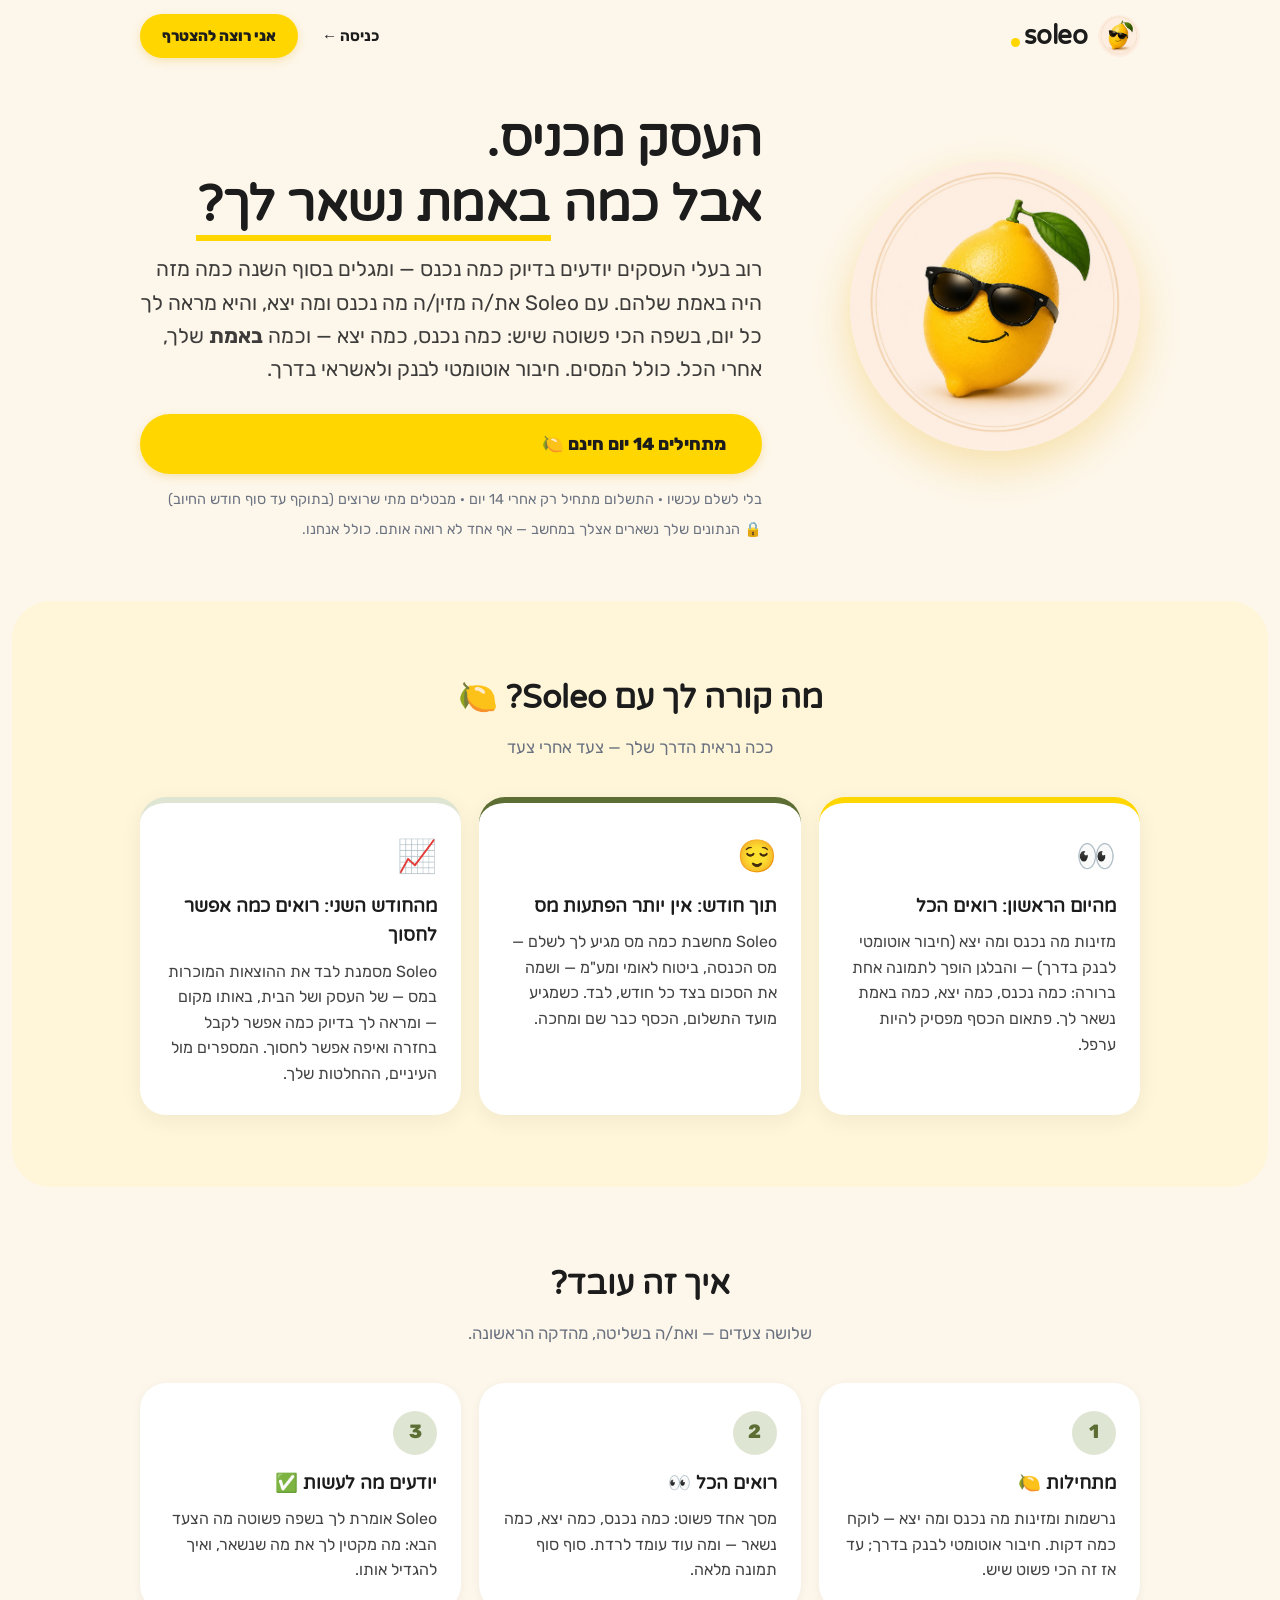
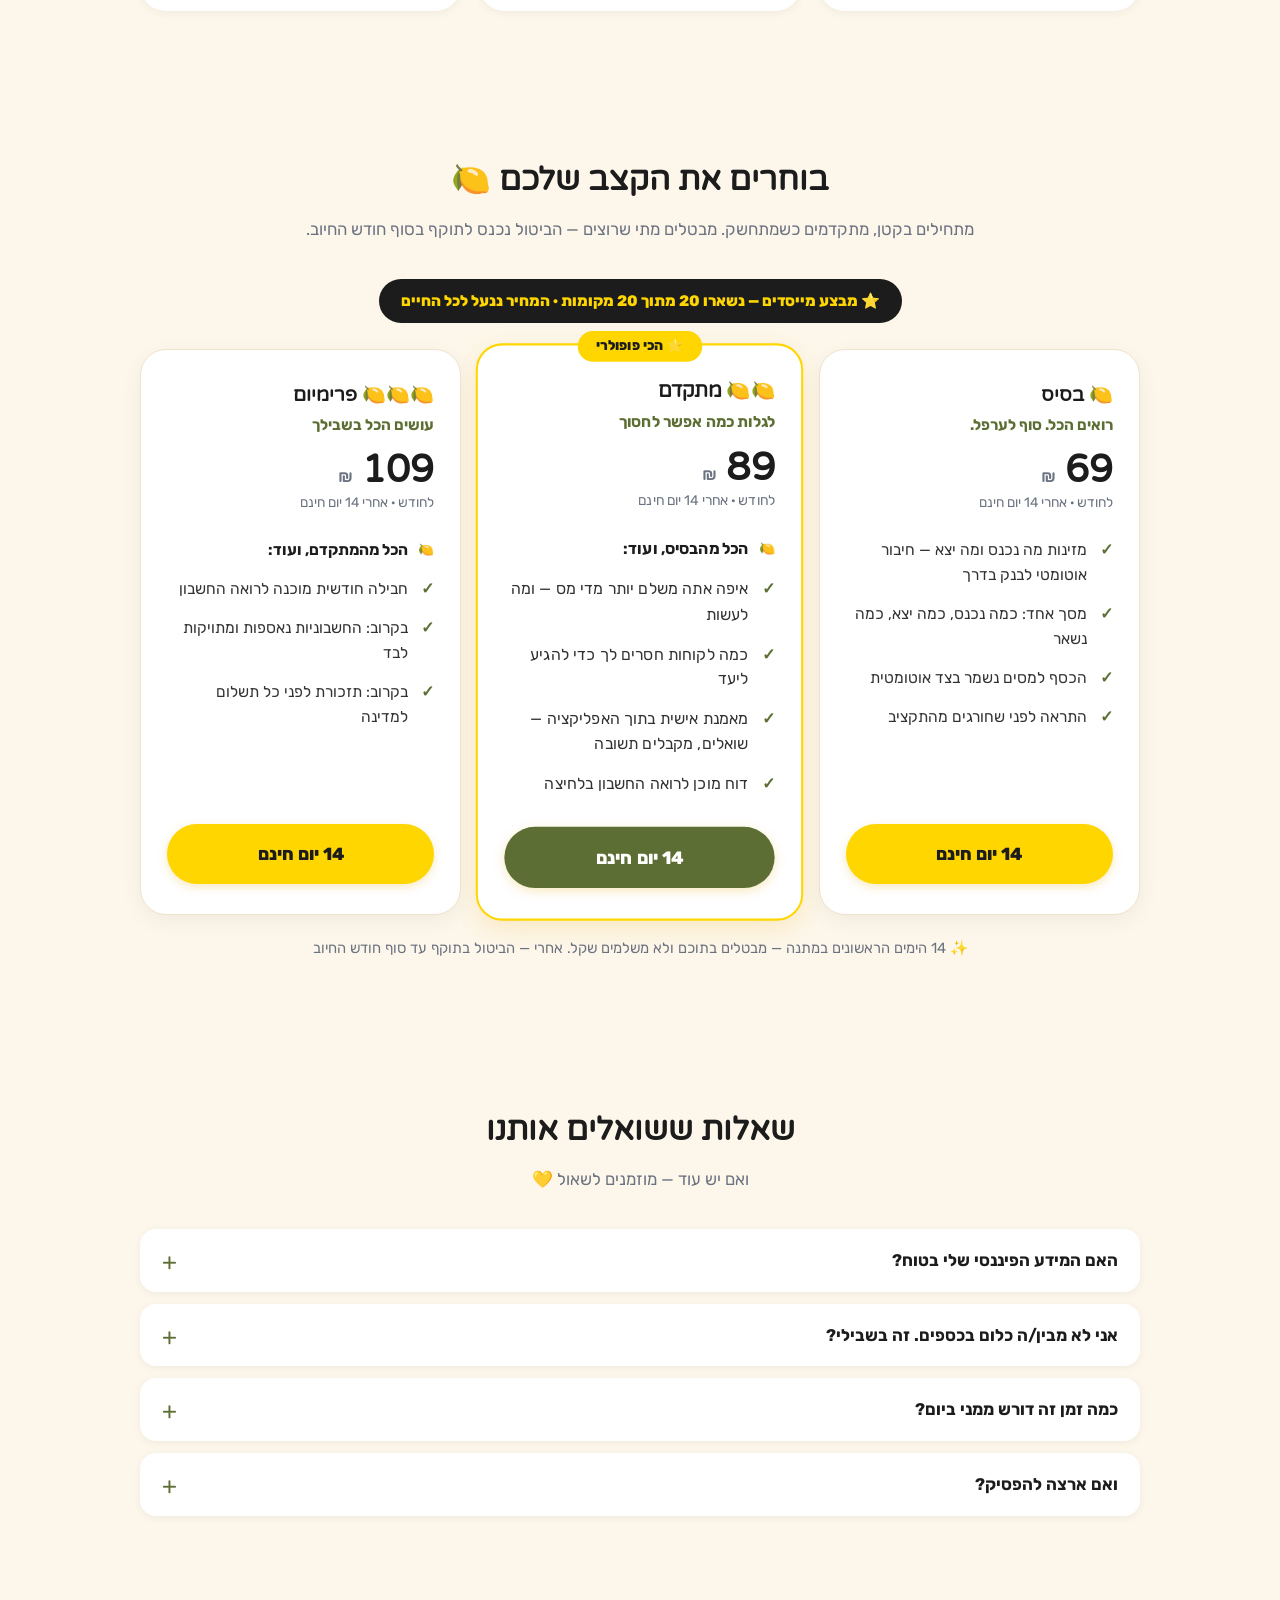
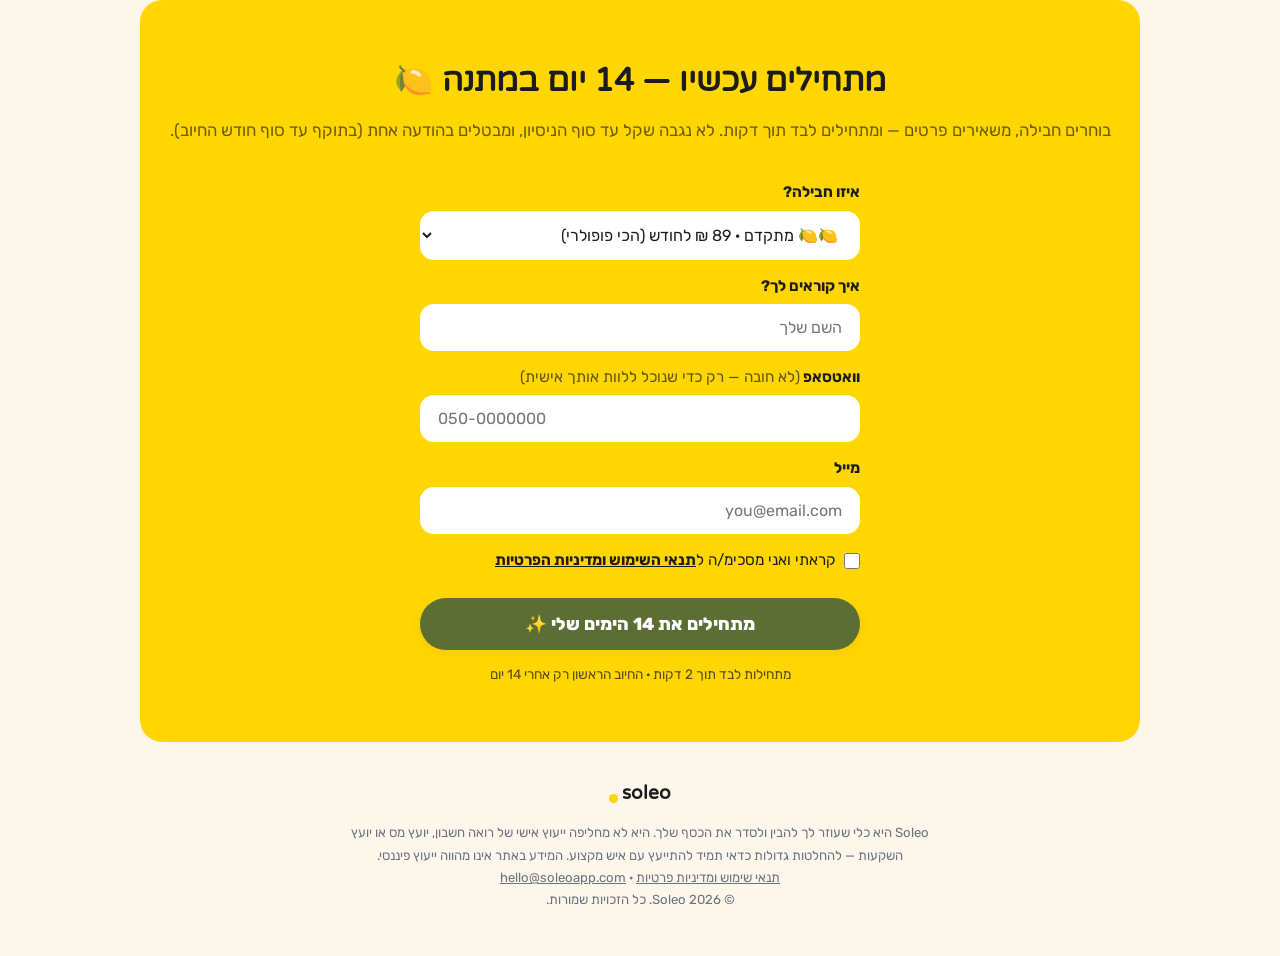
<file: index.html>
<!DOCTYPE html>
<html lang="he" dir="rtl">
<head>
<meta charset="UTF-8">
<meta name="viewport" content="width=device-width, initial-scale=1.0">
<title>Soleo · כמה באמת נשאר לך?</title>
<meta name="description" content="העסק מכניס — אבל כמה באמת נשאר לך? Soleo מראה לבעלי עסקים קטנים בישראל את הרווח האמיתי: כמה נכנס, כמה יצא, וכמה שלך. בשפה הכי פשוטה שיש.">
<link rel="icon" href="data:image/svg+xml,%3Csvg%20xmlns='http://www.w3.org/2000/svg'%20viewBox='0%200%2064%2064'%3E%3Crect%20width='64'%20height='64'%20rx='16'%20fill='%23FFD600'/%3E%3Cg%20transform='rotate(-14%2032%2036)'%3E%3Cpath%20d='M32%2013%20C22%2013%2015%2023%2015%2036%20C15%2049%2022%2057%2032%2057%20C42%2057%2049%2049%2049%2036%20C49%2023%2042%2013%2032%2013%20Z'%20fill='%23FFF9E8'/%3E%3Cpath%20d='M36%2010%20C42%203%2052%205%2055%209%20C51%2016%2041%2016%2036%2010Z'%20fill='%233F9435'/%3E%3Crect%20x='17'%20y='29'%20width='13'%20height='9'%20rx='4.5'%20fill='%231C1C1C'/%3E%3Crect%20x='34'%20y='29'%20width='13'%20height='9'%20rx='4.5'%20fill='%231C1C1C'/%3E%3Crect%20x='29'%20y='31.5'%20width='6'%20height='2.5'%20fill='%231C1C1C'/%3E%3Cpath%20d='M26%2046%20q6%205%2012%200'%20stroke='%231C1C1C'%20stroke-width='2.4'%20fill='none'%20stroke-linecap='round'/%3E%3C/g%3E%3C/svg%3E">
<link rel="preconnect" href="https://fonts.googleapis.com">
<link rel="preconnect" href="https://fonts.gstatic.com" crossorigin>
<link href="https://fonts.googleapis.com/css2?family=Varela+Round&family=Rubik:wght@400;500;700;800&display=swap" rel="stylesheet">
<style>
:root{
  --cream:#FBF0DC;
  --yellow:#FFD600;
  --ink:#1C1C1C;
  --olive:#5C6E33;
  --sage:#DFE5D3;
  --white:#FFFFFF;
  --muted:#6B7280;
  --radius:22px;
}
*{margin:0;padding:0;box-sizing:border-box}
html{scroll-behavior:smooth}
body{
  font-family:'Rubik','Heebo','Assistant',-apple-system,'Segoe UI',Arial,sans-serif;
  background:var(--cream);
  color:var(--ink);
  line-height:1.6;
  -webkit-font-smoothing:antialiased;
}
.wrap{max-width:1040px;margin:0 auto;padding:0 20px}
section{padding:56px 0}

/* ===== כפתורים ===== */
.btn{
  display:inline-block;
  background:var(--yellow);
  color:var(--ink);
  border:none;
  border-radius:999px;
  padding:16px 36px;
  font-size:1.1rem;
  font-weight:800;
  font-family:inherit;
  cursor:pointer;
  text-decoration:none;
  box-shadow:0 3px 10px rgba(232,168,0,.25);
  transition:transform .15s ease, box-shadow .15s ease;
}
.btn:hover{transform:translateY(-2px);box-shadow:0 10px 24px rgba(232,168,0,.4)}
.btn:active{transform:translateY(0)}

/* ===== טופבר ===== */
header{
  display:flex;align-items:center;justify-content:space-between;
  padding:18px 0;
}
.brand{display:flex;align-items:center;gap:10px}
.wordmark{
  font-size:1.6rem;font-weight:800;letter-spacing:-.01em;
  display:inline-flex;align-items:center;gap:4px;
}
.wordmark .dot{
  width:9px;height:9px;border-radius:50%;
  background:var(--yellow);display:inline-block;margin-top:12px;
}
header .btn{padding:10px 22px;font-size:.95rem}

/* ===== הירו ===== */
.hero{text-align:center;padding:44px 0 64px}
.hero .lemon{margin-bottom:18px}
h1,h2,h3,.wordmark,.pname,.price{font-family:'Varela Round','Rubik','Heebo',sans-serif}
.hero h1{
  font-size:2.1rem;font-weight:800;line-height:1.3;
  letter-spacing:-.01em;margin-bottom:16px;
}
.hero h1 .hl{
  background:linear-gradient(transparent 58%, var(--yellow) 58%);
  padding:0 4px;border-radius:4px;
}
.hero p{
  font-size:1.15rem;color:var(--ink);max-width:560px;
  margin:0 auto 30px;opacity:.85;
}
.hero .tiny{font-size:.9rem;color:var(--muted);margin-top:14px}

/* ===== כאבים ===== */
.pains{background:var(--sage);border-radius:var(--radius) var(--radius) 0 0}
h2{font-size:1.6rem;font-weight:800;text-align:center;margin-bottom:10px}
.sect-sub{text-align:center;color:var(--muted);margin-bottom:36px;font-size:1.05rem}
.cards{display:grid;grid-template-columns:1fr;gap:18px}
.card{
  background:var(--white);border-radius:var(--radius);
  padding:28px 24px;box-shadow:0 2px 10px rgba(28,28,28,.05);
}
.card .emoji{font-size:2rem;display:block;margin-bottom:10px}
.card h3{font-size:1.15rem;font-weight:800;margin-bottom:8px}
.card p{color:#444;font-size:1rem}

/* ===== איך זה עובד ===== */
.steps{counter-reset:step}
.step{
  background:var(--white);border-radius:var(--radius);
  padding:28px 24px;position:relative;
  box-shadow:0 2px 10px rgba(28,28,28,.05);
}
.step .num{
  width:44px;height:44px;border-radius:50%;
  background:var(--yellow);color:var(--ink);
  display:flex;align-items:center;justify-content:center;
  font-weight:800;font-size:1.2rem;margin-bottom:14px;
}
.step h3{font-size:1.15rem;font-weight:800;margin-bottom:8px}
.step p{color:#444}

/* ===== חבילות ===== */
.plans{background:var(--sage)}
.plan{
  background:var(--white);border-radius:var(--radius);
  padding:30px 26px;display:flex;flex-direction:column;
  box-shadow:0 2px 10px rgba(28,28,28,.05);
  position:relative;border:2px solid transparent;
}
.plan.popular{border-color:var(--yellow);box-shadow:0 8px 26px rgba(232,168,0,.18)}
.plan .badge{
  position:absolute;top:-14px;right:50%;transform:translateX(50%);
  background:var(--yellow);color:var(--ink);
  border-radius:999px;padding:4px 18px;
  font-size:.85rem;font-weight:800;white-space:nowrap;
}
.plan .pname{font-size:1.2rem;font-weight:800;margin-bottom:2px}
.plan .ptag{color:var(--olive);font-weight:700;font-size:.95rem;margin-bottom:14px}
.plan .price{font-size:2.4rem;font-weight:800;line-height:1;margin-bottom:2px}
.plan .price small{font-size:1rem;font-weight:600;color:var(--muted)}
.plan .per{color:var(--muted);font-size:.85rem;margin-bottom:18px}
.plan ul{list-style:none;margin-bottom:22px;flex:1}
.plan li{
  padding:7px 26px 7px 0;position:relative;font-size:.97rem;color:#333;
}
.plan li::before{
  content:'✓';position:absolute;right:0;top:7px;
  color:var(--olive);font-weight:800;
}
.plan li.plus{font-weight:700;color:var(--ink)}
.plan li.plus::before{content:'🍋';font-size:.8rem;top:9px}
.plan .btn{text-align:center;width:100%}
.plan.popular .btn{background:var(--olive);color:#fff}
.trial-note{text-align:center;color:var(--muted);font-size:.92rem;margin-top:22px}

/* ===== שאלות ===== */
.faq details{
  background:var(--white);border-radius:16px;
  margin-bottom:12px;padding:0;overflow:hidden;
  box-shadow:0 2px 8px rgba(28,28,28,.05);
}
.faq summary{
  cursor:pointer;font-weight:700;font-size:1.05rem;
  padding:18px 22px;list-style:none;position:relative;
}
.faq summary::-webkit-details-marker{display:none}
.faq summary::after{
  content:'+';position:absolute;left:22px;top:14px;
  font-size:1.5rem;font-weight:400;color:var(--olive);
  transition:transform .2s;
}
.faq details[open] summary::after{transform:rotate(45deg)}
.faq .ans{padding:0 22px 18px;color:#444}

/* ===== טופס ===== */
.signup{background:linear-gradient(135deg,#5C6E33,#47541F);border-radius:var(--radius);color:#fff}
.signup h2{color:#fff}
.signup .sect-sub{color:#E4EAD6}
.signup form{max-width:440px;margin:0 auto;display:flex;flex-direction:column;gap:14px}
.signup label{font-weight:700;font-size:.95rem;display:block;margin-bottom:6px}
.signup input{
  width:100%;padding:14px 18px;border-radius:14px;border:none;
  font-family:inherit;font-size:1rem;background:var(--cream);color:var(--ink);
}
.signup input:focus{outline:3px solid var(--yellow)}
.signup .btn{
  background:var(--yellow);color:var(--ink);margin-top:6px;
}
.signup .btn:hover{box-shadow:0 8px 20px rgba(255,214,0,.3)}
#thanks{
  display:none;text-align:center;max-width:440px;margin:0 auto;
  background:rgba(255,214,0,.12);border:1px solid var(--yellow);
  border-radius:var(--radius);padding:32px 24px;
}
#thanks .emoji{font-size:2.4rem;display:block;margin-bottom:10px}
#thanks h3{font-size:1.3rem;font-weight:800;margin-bottom:8px;color:var(--yellow)}
#formErr{color:#FFE1A8;font-size:.92rem;display:none;text-align:center}

/* ===== פוטר ===== */
footer{padding:36px 0 44px;text-align:center}
footer .wordmark{font-size:1.2rem;justify-content:center;display:inline-flex}
footer .disclaimer{
  color:var(--muted);font-size:.82rem;max-width:620px;
  margin:14px auto 0;line-height:1.7;
}

/* ===== דסקטופ ===== */
@media (min-width:720px){
  .hero h1{font-size:3rem}
  .hero p{font-size:1.3rem}
  h2{font-size:2rem}
  .cards{grid-template-columns:repeat(3,1fr)}
  section{padding:72px 0}
}
/* ===== אופציה ב' — מודרני, אוורירי, צבעוני ===== */
body{background:#FDF7EB}
header{position:sticky;top:0;z-index:50;background:rgba(253,247,235,.85);backdrop-filter:blur(10px);padding:14px 0}
.hero{padding:36px 0 60px}
.hero .lemon{position:relative;display:inline-block}
.hero .lemon::before{content:'';position:absolute;inset:-26px;background:radial-gradient(closest-side,rgba(255,214,0,.45),transparent 70%);border-radius:50%;z-index:-1}
.hero h1{font-size:2.4rem}
.hero h1 .hl{background:none;border-bottom:6px solid var(--yellow);border-radius:0;padding:0 2px}
.pains{background:#FFF6D9;border-radius:38px;margin:0 12px}
.card{border-radius:26px;box-shadow:0 6px 22px rgba(28,28,28,.06)}
.cards .card:nth-child(1){border-top:6px solid var(--yellow)}
.cards .card:nth-child(2){border-top:6px solid var(--olive)}
.cards .card:nth-child(3){border-top:6px solid var(--sage)}
.step{border-radius:26px}
.step .num{background:var(--sage);color:var(--olive)}
.plans{background:transparent}
.plan{border:1.5px solid #EFE3CC;box-shadow:0 6px 22px rgba(28,28,28,.05);border-radius:26px}
.plan.popular{border:2.5px solid var(--yellow);transform:scale(1.02)}
.signup{background:var(--yellow);color:var(--ink)}
.signup h2{color:var(--ink)}
.signup .sect-sub{color:#6d5c00}
.signup input{background:#fff}
.signup .btn{background:var(--olive);color:#fff}
.signup .btn:hover{box-shadow:0 10px 24px rgba(92,110,51,.35)}
#formErr{color:#8a2f0e}
#thanks{background:rgba(255,255,255,.55);border-color:var(--olive)}
#thanks h3{color:var(--olive)}
@media (min-width:840px){
  .hero{display:grid;grid-template-columns:330px 1fr;column-gap:48px;align-items:center;text-align:right}
  .hero .lemon{grid-column:1;grid-row:1 / span 4;margin:0}
  .hero > :not(.lemon){grid-column:2}
  .hero p{margin:0 0 28px;max-width:none}
  .hero h1{font-size:3.1rem}
}
</style>
</head>
<body>

<div class="wrap">
  <!-- ===== טופבר ===== -->
  <header>
    <div class="brand">
      <img src="mascot.jpeg" alt="" style="width:42px;height:42px;border-radius:50%;object-fit:cover">
      <span class="wordmark">soleo<span class="dot"></span></span>
    </div>
    <div style="display:flex;align-items:center;gap:10px">
    <a href="https://soleoapp.com/app/" style="color:var(--ink);text-decoration:none;font-weight:700;font-size:.95rem;padding:10px 14px">כניסה ←</a>
    <a class="btn" href="#signup">אני רוצה להצטרף</a>
  </div>
  </header>

  <!-- ===== הירו ===== -->
  <section class="hero">
    <div class="lemon">
      <img src="mascot.jpeg" alt="הלימון של Soleo" style="width:min(290px,70vw);border-radius:50%;box-shadow:0 16px 44px rgba(232,168,0,.28)">
    </div>
    <h1>העסק מכניס.<br>אבל כמה <span class="hl">באמת נשאר לך?</span></h1>
    <p>רוב בעלי העסקים יודעים בדיוק כמה נכנס — ומגלים בסוף השנה כמה מזה היה באמת שלהם. עם Soleo את/ה מזין/ה מה נכנס ומה יצא, והיא מראה לך כל יום, בשפה הכי פשוטה שיש: כמה נכנס, כמה יצא — וכמה <strong>באמת</strong> שלך, אחרי הכל. כולל המסים. חיבור אוטומטי לבנק ולאשראי בדרך.</p>
    <a class="btn" href="#signup">מתחילים 14 יום חינם 🍋</a>
    <div class="tiny">בלי לשלם עכשיו · התשלום מתחיל רק אחרי 14 יום · מבטלים מתי שרוצים (בתוקף עד סוף חודש החיוב)</div>
    <div class="tiny" style="margin-top:6px">🔒 הנתונים שלך נשארים אצלך במחשב — אף אחד לא רואה אותם. כולל אנחנו.</div>
  </section>
</div>

<!-- ===== כאבים ===== -->
<section class="pains">
  <div class="wrap">
    <h2>מה קורה לך עם Soleo? 🍋</h2>
    <p class="sect-sub">ככה נראית הדרך שלך — צעד אחרי צעד</p>
    <div class="cards">
      <div class="card">
        <span class="emoji">👀</span>
        <h3>מהיום הראשון: רואים הכל</h3>
        <p>מזינות מה נכנס ומה יצא (חיבור אוטומטי לבנק בדרך) — והבלגן הופך לתמונה אחת ברורה: כמה נכנס, כמה יצא, כמה באמת נשאר לך. פתאום הכסף מפסיק להיות ערפל.</p>
      </div>
      <div class="card">
        <span class="emoji">😌</span>
        <h3>תוך חודש: אין יותר הפתעות מס</h3>
        <p>Soleo מחשבת כמה מס מגיע לך לשלם — מס הכנסה, ביטוח לאומי ומע"מ — ושמה את הסכום בצד כל חודש, לבד. כשמגיע מועד התשלום, הכסף כבר שם ומחכה.</p>
      </div>
      <div class="card">
        <span class="emoji">📈</span>
        <h3>מהחודש השני: רואים כמה אפשר לחסוך</h3>
        <p>Soleo מסמנת לבד את ההוצאות המוכרות במס — של העסק ושל הבית, באותו מקום — ומראה לך בדיוק כמה אפשר לקבל בחזרה ואיפה אפשר לחסוך. המספרים מול העיניים, ההחלטות שלך.</p>
      </div>
    </div>
  </div>
</section>

<!-- ===== איך זה עובד ===== -->
<section>
  <div class="wrap">
    <h2>איך זה עובד?</h2>
    <p class="sect-sub">שלושה צעדים — ואת/ה בשליטה, מהדקה הראשונה.</p>
    <div class="cards steps">
      <div class="step">
        <div class="num">1</div>
        <h3>מתחילות 🍋</h3>
        <p>נרשמות ומזינות מה נכנס ומה יצא — לוקח כמה דקות. חיבור אוטומטי לבנק בדרך; עד אז זה הכי פשוט שיש.</p>
      </div>
      <div class="step">
        <div class="num">2</div>
        <h3>רואים הכל 👀</h3>
        <p>מסך אחד פשוט: כמה נכנס, כמה יצא, כמה נשאר — ומה עוד עומד לרדת. סוף סוף תמונה מלאה.</p>
      </div>
      <div class="step">
        <div class="num">3</div>
        <h3>יודעים מה לעשות ✅</h3>
        <p>Soleo אומרת לך בשפה פשוטה מה הצעד הבא: מה מקטין לך את מה שנשאר, ואיך להגדיל אותו.</p>
      </div>
    </div>
  </div>
</section>

<!-- ===== חבילות ===== -->
<section class="plans" id="plans">
  <div class="wrap">
    <h2>בוחרים את הקצב שלכם 🍋</h2>
    <p class="sect-sub">מתחילים בקטן, מתקדמים כשמתחשק. מבטלים מתי שרוצים — הביטול נכנס לתוקף בסוף חודש החיוב.</p>
    <div style="text-align:center;margin:0 0 26px">
      <span style="display:inline-block;background:#1C1C1C;color:#FFD600;font-weight:800;font-size:.95rem;border-radius:999px;padding:10px 22px">⭐ מבצע מייסדים — נשארו <span id="foundersLeft">20</span> מתוך 20 מקומות · המחיר ננעל לכל החיים</span>
    </div>
    <div class="cards">

      <div class="plan">
        <div class="pname">🍋 בסיס</div>
        <div class="ptag">רואים הכל. סוף לערפל.</div>
        <div class="price">69 <small>₪</small></div>
        <div class="per">לחודש · אחרי 14 יום חינם</div>
        <ul>
          <li>מזינות מה נכנס ומה יצא — חיבור אוטומטי לבנק בדרך</li>
          <li>מסך אחד: כמה נכנס, כמה יצא, כמה נשאר</li>
          <li>הכסף למסים נשמר בצד אוטומטית</li>
          <li>התראה לפני שחורגים מהתקציב</li>
        </ul>
        <a class="btn" href="#signup" data-plan="בסיס">14 יום חינם</a>
      </div>

      <div class="plan popular">
        <div class="badge">⭐ הכי פופולרי</div>
        <div class="pname">🍋🍋 מתקדם</div>
        <div class="ptag">לגלות כמה אפשר לחסוך</div>
        <div class="price">89 <small>₪</small></div>
        <div class="per">לחודש · אחרי 14 יום חינם</div>
        <ul>
          <li class="plus">הכל מהבסיס, ועוד:</li>
          <li>איפה אתה משלם יותר מדי מס — ומה לעשות</li>
          <li>כמה לקוחות חסרים לך כדי להגיע ליעד</li>
          <li>מאמנת אישית בתוך האפליקציה — שואלים, מקבלים תשובה</li>
          <li>דוח מוכן לרואה החשבון בלחיצה</li>
        </ul>
        <a class="btn" href="#signup" data-plan="מתקדם">14 יום חינם</a>
      </div>

      <div class="plan">
        <div class="pname">🍋🍋🍋 פרימיום</div>
        <div class="ptag">עושים הכל בשבילך</div>
        <div class="price">109 <small>₪</small></div>
        <div class="per">לחודש · אחרי 14 יום חינם</div>
        <ul>
          <li class="plus">הכל מהמתקדם, ועוד:</li>
          <li>חבילה חודשית מוכנה לרואה החשבון</li>
          <li>בקרוב: החשבוניות נאספות ומתויקות לבד</li>
          <li>בקרוב: תזכורת לפני כל תשלום למדינה</li>
        </ul>
        <a class="btn" href="#signup" data-plan="פרימיום">14 יום חינם</a>
      </div>

    </div>
    <p class="trial-note">✨ 14 הימים הראשונים במתנה — מבטלים בתוכם ולא משלמים שקל. אחרי — הביטול בתוקף עד סוף חודש החיוב</p>
  </div>
</section>

<!-- ===== שאלות נפוצות ===== -->
<section class="faq">
  <div class="wrap">
    <h2>שאלות ששואלים אותנו</h2>
    <p class="sect-sub">ואם יש עוד — מוזמנים לשאול 💛</p>

    <details>
      <summary>האם המידע הפיננסי שלי בטוח?</summary>
      <div class="ans">כן. היום מזינים ידנית — שום דבר לא מחובר אוטומטית לבנק שלך. מה שכן מוזן נשמר מוצפן במכשיר שלך בלבד, לא אצלנו. חיבור אוטומטי לבנק ולאשראי בדרך, ויעבוד לפי אותו עיקרון: קריאת נתונים בלבד, בלי יכולת לבצע פעולות בחשבון שלך. הפירוט המלא — <a href="/terms.html" style="color:inherit;font-weight:700">במדיניות הפרטיות</a>.</div>
    </details>

    <details>
      <summary>אני לא מבין/ה כלום בכספים. זה בשבילי?</summary>
      <div class="ans">בדיוק בשבילך. Soleo נבנתה למי שאף פעם לא התחבר למספרים. הכל בשפה יומיומית ופשוטה — בלי מונחים של רואי חשבון, בלי טבלאות מסובכות.</div>
    </details>

    <details>
      <summary>כמה זמן זה דורש ממני ביום?</summary>
      <div class="ans">כמה דקות בשבוע — מזינים מה נכנס ומה יצא, וזהו. אחר כך את/ה רק מציץ/ה כשבא לך, ורואה תמונה ברורה. חיבור אוטומטי לבנק בדרך — ואז זה יהיה עוד יותר קל.</div>
    </details>

    <details>
      <summary>ואם ארצה להפסיק?</summary>
      <div class="ans">מבטלים מתי שרוצים, בהודעה אחת. בתקופת הניסיון (14 הימים) — הביטול מיידי ולא משלמים כלום. אחרי — המנוי נשאר פעיל עד סוף חודש החיוב הנוכחי, ומהחודש הבא לא מחויבים יותר.</div>
    </details>
  </div>
</section>

<!-- ===== הרשמה ===== -->
<div class="wrap">
  <section class="signup" id="signup" style="padding:56px 24px">
    <h2>מתחילים עכשיו — 14 יום במתנה 🍋</h2>
    <p class="sect-sub">בוחרים חבילה, משאירים פרטים — ומתחילים לבד תוך דקות. לא נגבה שקל עד סוף הניסיון, ומבטלים בהודעה אחת (בתוקף עד סוף חודש החיוב).</p>

    <form id="waitlistForm" novalidate>
      <div>
        <label for="fPlan">איזו חבילה?</label>
        <select id="fPlan" name="plan" style="width:100%;padding:14px 18px;border-radius:14px;border:none;font-family:inherit;font-size:1rem;background:#fff;color:var(--ink)">
          <option value="בסיס">🍋 בסיס · 69 ₪ לחודש</option>
          <option value="מתקדם" selected>🍋🍋 מתקדם · 89 ₪ לחודש (הכי פופולרי)</option>
          <option value="פרימיום">🍋🍋🍋 פרימיום · 109 ₪ לחודש</option>
        </select>
      </div>
      <div>
        <label for="fName">איך קוראים לך?</label>
        <input type="text" id="fName" name="name" placeholder="השם שלך" autocomplete="name" required>
      </div>
      <div>
        <label for="fPhone">וואטסאפ <span style="font-weight:400;opacity:.7">(לא חובה — רק כדי שנוכל ללוות אותך אישית)</span></label>
        <input type="tel" id="fPhone" name="phone" placeholder="050-0000000" autocomplete="tel">
      </div>
      <div>
        <label for="fEmail">מייל</label>
        <input type="email" id="fEmail" name="email" placeholder="you@email.com" autocomplete="email" required>
      </div>
      <div style="display:flex;align-items:flex-start;gap:8px;font-size:.9rem;text-align:right">
        <input type="checkbox" id="fTerms" style="margin-top:5px;width:16px;height:16px;flex-shrink:0">
        <label for="fTerms" style="font-weight:400;cursor:pointer">קראתי ואני מסכימ/ה ל<a href="/terms.html" target="_blank" style="color:inherit;font-weight:700">תנאי השימוש ומדיניות הפרטיות</a></label>
      </div>
      <div id="formErr"></div>
      <button type="submit" class="btn">מתחילים את 14 הימים שלי ✨</button>
      <div style="text-align:center;font-size:.85rem;opacity:.75">מתחילות לבד תוך 2 דקות · החיוב הראשון רק אחרי 14 יום</div>
    </form>

    <div id="thanks">
      <span class="emoji">🍋</span>
      <h3>מעולה — הניסיון שלך התחיל!</h3>
      <div style="text-align:right;max-width:440px;margin:14px auto 0;line-height:2;font-size:1.02rem">
        <div>📬 <b>שלחנו לך עכשיו מייל</b> — עם הקישור והצעדים הראשונים</div>
        <div>🍋 <b>ואפשר להתחיל כבר עכשיו:</b> <a href="https://soleoapp.com/app/" style="color:inherit;font-weight:800">soleoapp.com/app ←</a></div>
        <div>💛 <b>14 הימים הראשונים — במתנה</b></div>
      </div>
      <p style="margin-top:14px;font-size:.95rem;opacity:.85">יש שאלה? כותבים לנו: hello@soleoapp.com — צוות Soleo כאן 💛</p>
    </div>
  </section>
</div>

<!-- ===== פוטר ===== -->
<footer>
  <div class="wrap">
    <span class="wordmark">soleo<span class="dot"></span></span>
    <p class="disclaimer">
      Soleo היא כלי שעוזר לך להבין ולסדר את הכסף שלך. היא לא מחליפה ייעוץ אישי של רואה חשבון, יועץ מס או יועץ השקעות — להחלטות גדולות כדאי תמיד להתייעץ עם איש מקצוע. המידע באתר אינו מהווה ייעוץ פיננסי.
      <br><a href="/terms.html" style="color:inherit">תנאי שימוש ומדיניות פרטיות</a> · <a href="mailto:hello@soleoapp.com" style="color:inherit">hello@soleoapp.com</a>
      <br>© 2026 Soleo. כל הזכויות שמורות.
    </p>
  </div>
</footer>

<script>
// ==========================================================
// טופס הצטרפות — כל הרשמה נשלחת למייל הצוות (FormSubmit, בלי שרת)
// + גיבוי מקומי ב-localStorage. חיוב אמיתי יחובר עם Grow.
// ==========================================================
(function () {
  var form = document.getElementById('waitlistForm');
  var thanks = document.getElementById('thanks');
  var errBox = document.getElementById('formErr');

  form.addEventListener('submit', function (e) {
    e.preventDefault();

    var name = document.getElementById('fName').value.trim();
    var phone = document.getElementById('fPhone').value.trim();
    var email = document.getElementById('fEmail').value.trim();

    // בדיקות פשוטות
    var err = '';
    if (!name) err = 'רק חסר לנו השם שלך 🙂';
    else if (phone && !/^[\d\-+ ()]{8,}$/.test(phone)) err = 'המספר וואטסאפ נראה קצת קצר — אפשר לבדוק אותו?';
    else if (!/^[^\s@]+@[^\s@]+\.[^\s@]+$/.test(email)) err = 'המייל לא נראה תקין — אפשר להציץ שוב?';
    else if (!document.getElementById('fTerms').checked) err = 'רק צריך לאשר את תנאי השימוש ומדיניות הפרטיות 🙂';

    if (err) {
      errBox.textContent = err;
      errBox.style.display = 'block';
      return;
    }
    errBox.style.display = 'none';

    var entry = {
      plan: document.getElementById('fPlan').value,
      name: name,
      phone: phone,
      email: email,
      trialStart: new Date().toISOString().slice(0, 10),
      ts: new Date().toISOString()
    };

    // שמירה מקומית (גיבוי)
    try {
      var list = JSON.parse(localStorage.getItem('soleo_signups') || '[]');
      list.push(entry);
      localStorage.setItem('soleo_signups', JSON.stringify(list));
    } catch (ex) {
      // localStorage חסום (מצב פרטי וכו') — עדיין מציגים תודה
    }

    // שליחת ההרשמה למייל הצוות — Web3Forms ראשי, FormSubmit גיבוי. אף לקוחה לא הולכת לאיבוד.
    try {
      fetch('https://api.web3forms.com/submit', {
        method: 'POST',
        headers: { 'Content-Type': 'application/json', 'Accept': 'application/json' },
        body: JSON.stringify({
          access_key: '31815f22-008b-4ee7-b09d-b16eeaed686c',
          subject: '🍋 הרשמה חדשה ל-Soleo — ' + name + ' (' + entry.plan + ')',
          from_name: 'Soleo Website',
          'חבילה': entry.plan,
          'שם': name,
          'וואטסאפ': phone,
          'מייל': email,
          'תחילת ניסיון': entry.trialStart
        })
      }).then(function (r) { if (!r.ok) throw new Error('w3f'); })
      .catch(function () {
        // גיבוי: FormSubmit
        fetch('https://formsubmit.co/ajax/6bde85239470d83755b1ab63f394b2fa', {
          method: 'POST',
          headers: { 'Content-Type': 'application/json', 'Accept': 'application/json' },
          body: JSON.stringify({
            _subject: '🍋 הרשמה חדשה ל-Soleo — ' + name,
            'חבילה': entry.plan, 'שם': name, 'וואטסאפ': phone, 'מייל': email
          })
        }).catch(function () {});
      });
    } catch (ex2) {}

    // צינור Brevo: מכניס את הנרשמת לרשימת Soleo Signups — והיא מקבלת אוטומטית
    // את מייל הברוכה-הבאה מ-hello@soleoapp.com
    try {
      var bd = new FormData();
      bd.append('EMAIL', email);
      bd.append('email_address_check', '');
      bd.append('locale', 'en');
      fetch('https://ae693ccb.sibforms.com/v2/serve/[base64]',
        { method: 'POST', mode: 'no-cors', body: bd }).catch(function () {});
    } catch (ex3) {}

    // הודעת תודה
    form.style.display = 'none';
    thanks.style.display = 'block';
    thanks.scrollIntoView({ behavior: 'smooth', block: 'center' });
  });

  // כפתור בחבילה → בוחר אותה אוטומטית בטופס
  document.querySelectorAll('a[data-plan]').forEach(function (a) {
    a.addEventListener('click', function () {
      document.getElementById('fPlan').value = a.getAttribute('data-plan');
    });
  });
})();
</script>
</body>
</html>
</file>
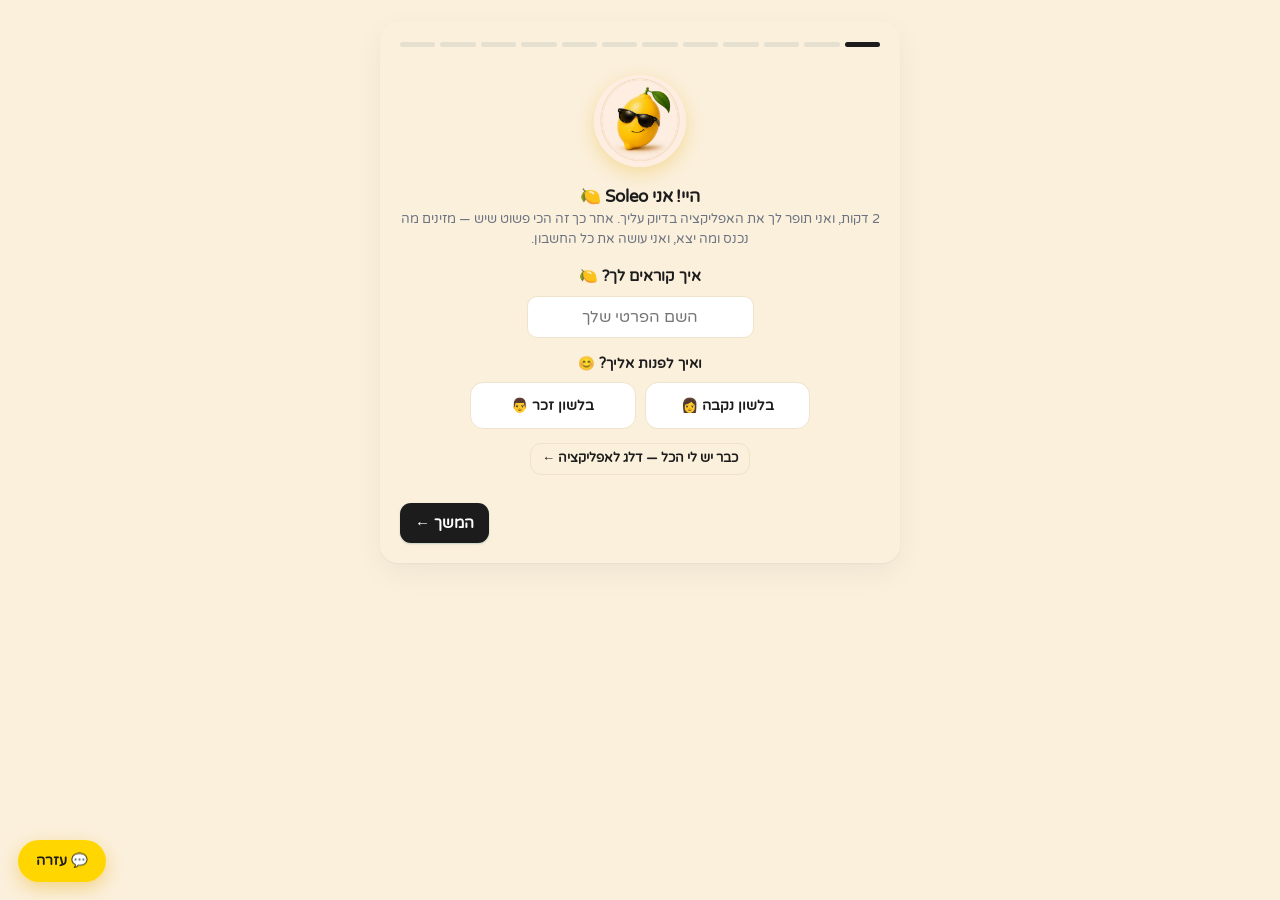
<file: app/index.html>
<!DOCTYPE html>
<html lang="he" dir="rtl">
<head>
<meta charset="UTF-8">
<meta name="viewport" content="width=device-width, initial-scale=1.0">
<title>Soleo · Finance made simple.</title>
<link rel="icon" href="data:image/svg+xml,%3Csvg%20xmlns='http://www.w3.org/2000/svg'%20viewBox='0%200%2064%2064'%3E%3Crect%20width='64'%20height='64'%20rx='16'%20fill='%23FFD600'/%3E%3Cg%20transform='rotate(-14%2032%2036)'%3E%3Cpath%20d='M32%2013%20C22%2013%2015%2023%2015%2036%20C15%2049%2022%2057%2032%2057%20C42%2057%2049%2049%2049%2036%20C49%2023%2042%2013%2032%2013%20Z'%20fill='%23FFF9E8'/%3E%3Cpath%20d='M36%2010%20C42%203%2052%205%2055%209%20C51%2016%2041%2016%2036%2010Z'%20fill='%233F9435'/%3E%3Crect%20x='17'%20y='29'%20width='13'%20height='9'%20rx='4.5'%20fill='%231C1C1C'/%3E%3Crect%20x='34'%20y='29'%20width='13'%20height='9'%20rx='4.5'%20fill='%231C1C1C'/%3E%3Crect%20x='29'%20y='31.5'%20width='6'%20height='2.5'%20fill='%231C1C1C'/%3E%3Cpath%20d='M26%2046%20q6%205%2012%200'%20stroke='%231C1C1C'%20stroke-width='2.4'%20fill='none'%20stroke-linecap='round'/%3E%3C/g%3E%3C/svg%3E">
<link rel="manifest" href="manifest.json">
<meta name="theme-color" content="#FFD600">
<link rel="apple-touch-icon" sizes="180x180" href="app/icons/apple-touch-icon.png">
<meta name="mobile-web-app-capable" content="yes">
<meta name="apple-mobile-web-app-capable" content="yes">
<meta name="apple-mobile-web-app-status-bar-style" content="default">
<meta name="apple-mobile-web-app-title" content="Soleo">
<link rel="preconnect" href="https://fonts.googleapis.com">
<link rel="preconnect" href="https://fonts.gstatic.com" crossorigin>
<link href="https://fonts.googleapis.com/css2?family=Varela+Round&family=Rubik:wght@400;500;700;800&display=swap" rel="stylesheet">
<link rel="stylesheet" href="app/style.css">
</head>
<body>
<header id="topbar">
  <div class="brand">
    <span class="logo" style="background:transparent;padding:0;overflow:visible">
      <img src="mascot.jpeg" alt="Soleo" style="width:44px;height:44px;border-radius:50%;object-fit:cover;display:block">
    </span>
    <div>
      <h1 style="display:inline-flex;align-items:center;gap:4px;font-family:'Varela Round','Rubik','Heebo',sans-serif;font-weight:400;font-size:24px;letter-spacing:.01em">soleo<span style="width:8px;height:8px;border-radius:50%;background:#FFD600;display:inline-block;margin-top:10px"></span></h1>
      <div class="sub"><span style="font-weight:700;color:#1C1C1C">Finance made</span> <span style="font-weight:800;color:#F0B400">simple.</span> · <span id="profileLabel"></span></div>
    </div>
  </div>
  <div class="topActions">
    <select id="profileSelect" title="תיק"></select>
    <button id="btnNewProfile" class="ghost" title="תיק חדש">+ תיק</button>
    <button id="btnExport" class="ghost">גיבוי ⬇</button>
    <button id="btnImport" class="ghost">שחזור ⬆</button>
    <input type="file" id="importFile" accept=".json" hidden>
    <button id="btnDemo" class="ghost">טען דוגמה</button>
    <button id="btnLogout" class="ghost" title="יציאה מהחשבון — הנתונים נשארים שמורים" hidden>התנתקות 🔒</button>
  </div>
</header>

<div id="alertsBar"></div>

<nav id="tabs">
  <button data-tab="home" class="active">🏠 הבית</button>
  <button data-tab="actions">✅ לעשות</button>
  <button data-tab="moneydate">📅 הדייט</button>
  <button data-tab="budgets">📊 תקציבים</button>
  <button data-tab="income">👥 לקוחות</button>
  <button data-tab="advisor">💬 יועץ</button>
  <button id="moreBtn" type="button">עוד ▾</button>
  <button data-tab="goals" class="more">🎯 יעדים</button>
  <button data-tab="pipeline" class="more">🤝 עסקאות בדרך</button>
  <button data-tab="grow" class="more">📈 לגדול</button>
  <button data-tab="impulse" class="more">🛑 לפני שקונים</button>
  <button data-tab="onboarding" class="more">🍋 התאמה אישית</button>
  <button data-tab="cashflow" class="more">💳 תזרים</button>
  <button data-tab="accountant" class="more">🧾 דוח לרו"ח</button>
  <button data-tab="taxplan" class="more">💡 תכנון מס</button>
  <button data-tab="cashforecast" class="more">תזרים צפוי</button>
  <button data-tab="forecast" class="more">תחזית ומס</button>
  <button data-tab="plan" class="more">תכנון קדימה</button>
  <button data-tab="marketing" class="more">שיווק</button>
  <button data-tab="vs" class="more">תכנון מול ביצוע</button>
  <button data-tab="scenarios" class="more">תרחישים</button>
  <button data-tab="invest" class="more">השקעות 📈</button>
  <button data-tab="freedom" class="more">תוכנית חופש 🎯</button>
  <button data-tab="settings" class="more">הגדרות</button>
</nav>

<main>
  <section id="tab-home" class="tab active"></section>
  <section id="tab-actions" class="tab"></section>
  <section id="tab-onboarding" class="tab"></section>
  <section id="tab-goals" class="tab"></section>
  <section id="tab-pipeline" class="tab"></section>
  <section id="tab-moneydate" class="tab"></section>
  <section id="tab-grow" class="tab"></section>
  <section id="tab-impulse" class="tab"></section>
  <section id="tab-advisor" class="tab"></section>
  <section id="tab-cashflow" class="tab"></section>
  <section id="tab-cashforecast" class="tab"></section>
  <section id="tab-budgets" class="tab"></section>
  <section id="tab-income" class="tab"></section>
  <section id="tab-accountant" class="tab"></section>
  <section id="tab-taxplan" class="tab"></section>
  <section id="tab-forecast" class="tab"></section>
  <section id="tab-plan" class="tab"></section>
  <section id="tab-marketing" class="tab"></section>
  <section id="tab-vs" class="tab"></section>
  <section id="tab-scenarios" class="tab"></section>
  <section id="tab-invest" class="tab"></section>
  <section id="tab-freedom" class="tab"></section>
  <section id="tab-settings" class="tab"></section>
</main>

<button onclick="openSupport()" title="נתקלת בבעיה? אנחנו כאן"
  style="position:fixed;bottom:18px;left:18px;z-index:90;border:none;cursor:pointer;background:#FFD600;color:#1C1C1C;font-family:inherit;font-weight:800;font-size:13.5px;border-radius:999px;padding:11px 18px;box-shadow:0 6px 18px rgba(232,168,0,.4)">💬 עזרה</button>

<footer>
  <span><b>soleo</b> 🍋 · Finance made simple. · הנתונים נשמרים מקומית · חישובי המס הם הערכה ואינם תחליף לרואה חשבון</span>
</footer>

<script src="data/bank_data.js"></script>
<script src="data/clients_data.js"></script>
<script src="app/state.js"></script>
<script src="app/auth.js"></script>
<script src="app/tax.js"></script>
<script src="app/calc.js"></script>
<script src="app/coach.js"></script>
<script src="app/advisor.js"></script>
<script src="app/charts.js"></script>
<script src="app/demo.js"></script>
<script src="app/ui.js"></script>
<script>
/* PWA: רישום ה-service worker. הגנתי — כישלון רישום לא נוגע באפליקציה עצמה. */
try {
  if ('serviceWorker' in navigator) {
    navigator.serviceWorker.register('sw.js').catch(function () { /* אין SW — האפליקציה עובדת רגיל */ });
  }
} catch (e) { /* דפדפנים ישנים/מצב פרטי — ממשיכים רגיל */ }
</script>
</body>
</html>
</file>
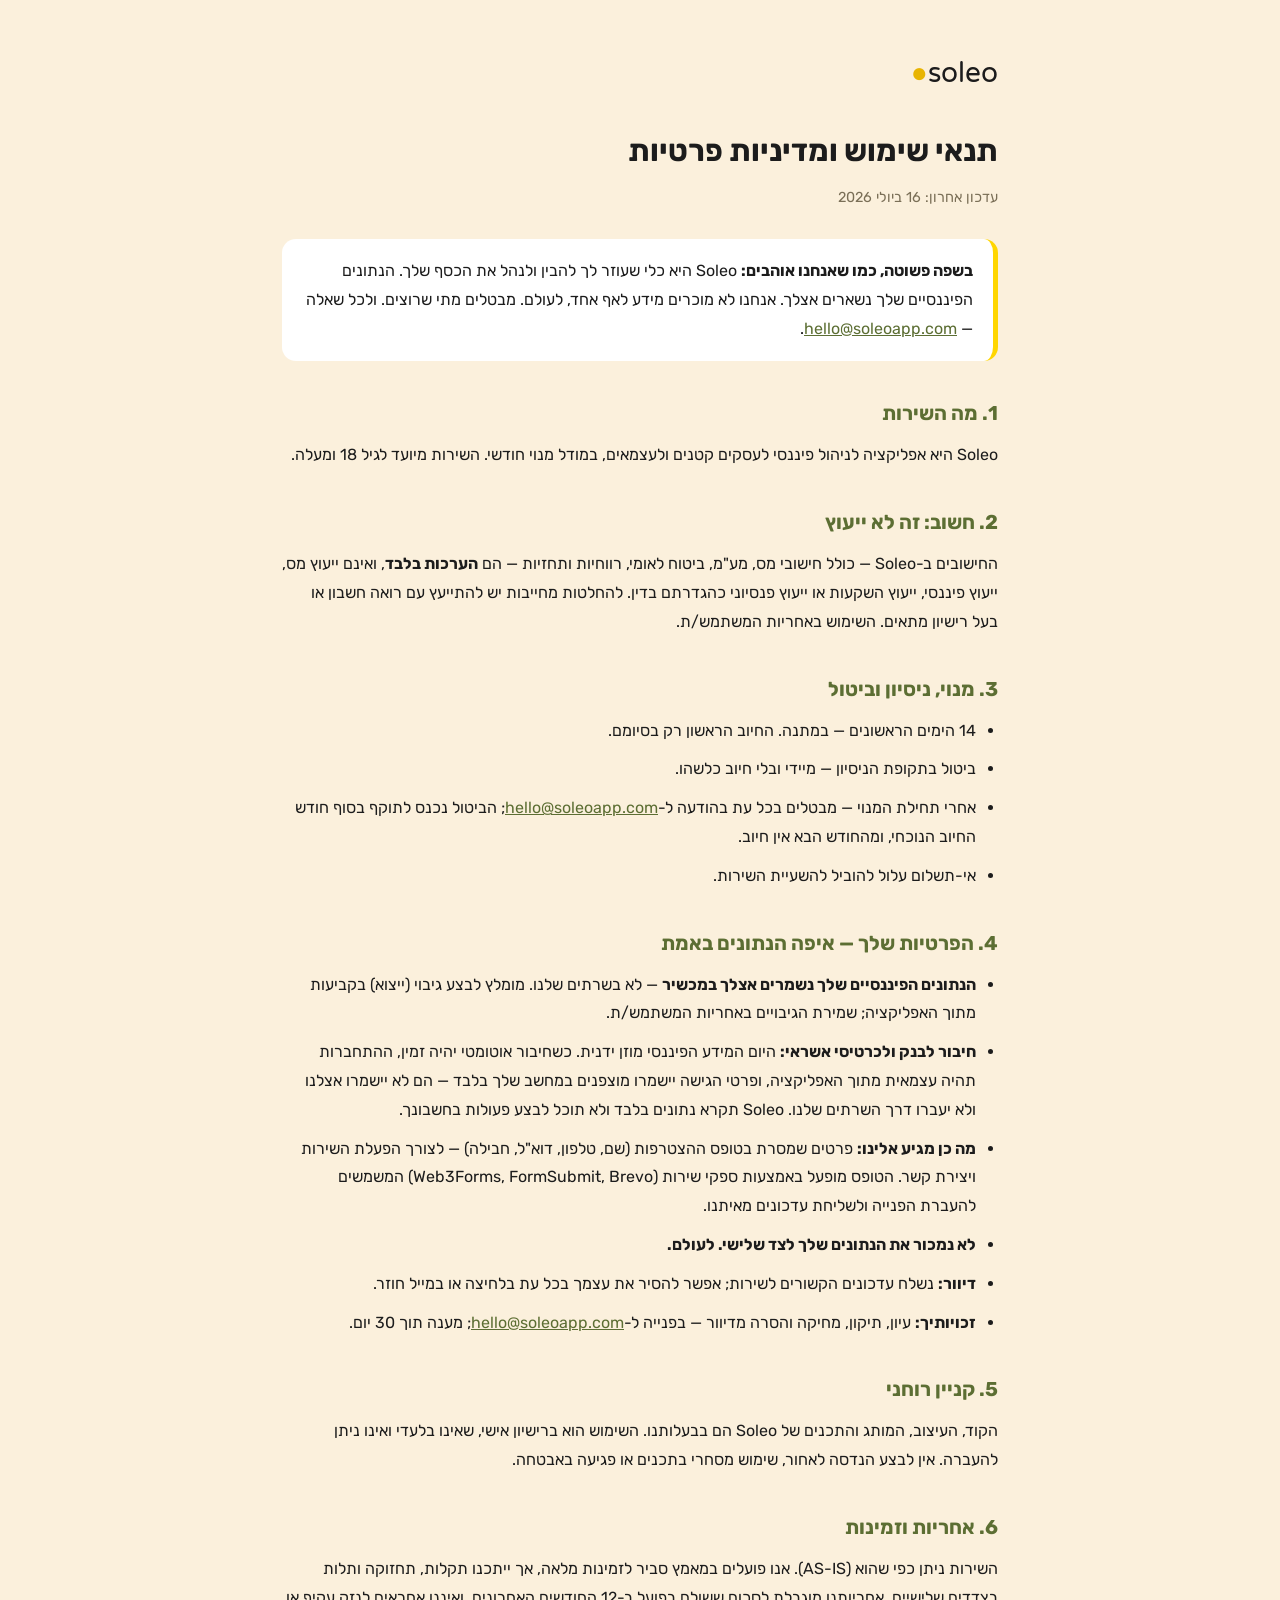
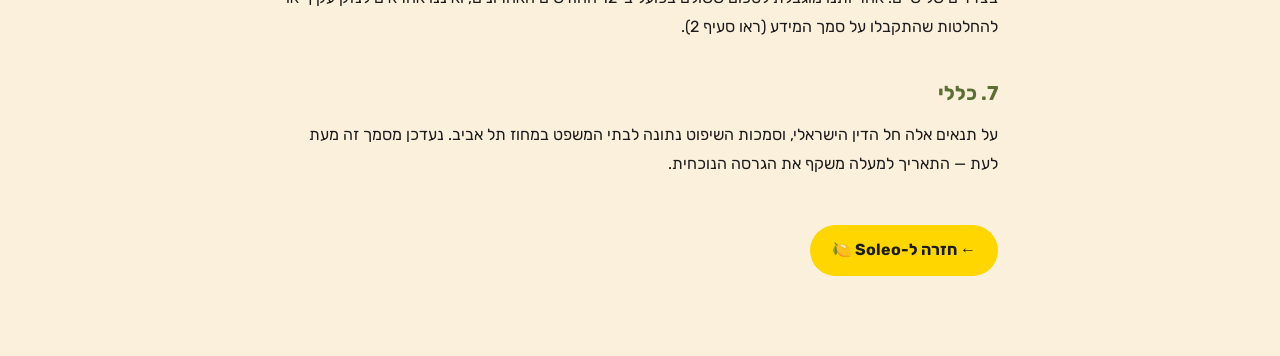
<file: terms.html>
<!DOCTYPE html>
<html lang="he" dir="rtl">
<head>
<meta charset="UTF-8">
<meta name="viewport" content="width=device-width, initial-scale=1.0">
<title>Soleo · תנאי שימוש ומדיניות פרטיות</title>
<link rel="preconnect" href="https://fonts.googleapis.com">
<link rel="preconnect" href="https://fonts.gstatic.com" crossorigin>
<link href="https://fonts.googleapis.com/css2?family=Varela+Round&family=Rubik:wght@400;500;700&display=swap" rel="stylesheet">
<style>
  :root { --bg:#FBF0DC; --ink:#1C1C1C; --accent:#FFD600; --olive:#5C6E33; }
  * { box-sizing:border-box; margin:0; padding:0; }
  body { font-family:'Rubik','Varela Round',sans-serif; background:var(--bg); color:var(--ink); line-height:1.8; }
  .wrap { max-width:760px; margin:0 auto; padding:48px 22px 80px; }
  .logo { font-family:'Varela Round',sans-serif; font-size:28px; text-decoration:none; color:var(--ink); }
  .logo span { color:#E8B400; }
  h1 { font-size:1.9rem; margin:26px 0 6px; }
  .updated { color:#7a6f57; font-size:.9rem; margin-bottom:28px; }
  h2 { font-size:1.25rem; margin:34px 0 10px; color:var(--olive); }
  p, li { font-size:1rem; margin-bottom:10px; }
  ul { padding-right:22px; }
  .box { background:#fff; border-radius:14px; padding:18px 20px; margin:18px 0; border-right:5px solid var(--accent); }
  a { color:var(--olive); }
  .back { display:inline-block; margin-top:36px; background:var(--accent); color:var(--ink); font-weight:700; text-decoration:none; border-radius:999px; padding:11px 22px; }
</style>
</head>
<body>
<div class="wrap">
  <a class="logo" href="/">soleo<span>●</span></a>
  <h1>תנאי שימוש ומדיניות פרטיות</h1>
  <div class="updated">עדכון אחרון: 16 ביולי 2026</div>

  <div class="box">
    <b>בשפה פשוטה, כמו שאנחנו אוהבים:</b> Soleo היא כלי שעוזר לך להבין ולנהל את הכסף שלך. הנתונים הפיננסיים שלך נשארים אצלך. אנחנו לא מוכרים מידע לאף אחד, לעולם. מבטלים מתי שרוצים. ולכל שאלה — <a href="mailto:hello@soleoapp.com">hello@soleoapp.com</a>.
  </div>

  <h2>1. מה השירות</h2>
  <p>Soleo היא אפליקציה לניהול פיננסי לעסקים קטנים ולעצמאים, במודל מנוי חודשי. השירות מיועד לגיל 18 ומעלה.</p>

  <h2>2. חשוב: זה לא ייעוץ</h2>
  <p>החישובים ב-Soleo — כולל חישובי מס, מע"מ, ביטוח לאומי, רווחיות ותחזיות — הם <b>הערכות בלבד</b>, ואינם ייעוץ מס, ייעוץ פיננסי, ייעוץ השקעות או ייעוץ פנסיוני כהגדרתם בדין. להחלטות מחייבות יש להתייעץ עם רואה חשבון או בעל רישיון מתאים. השימוש באחריות המשתמש/ת.</p>

  <h2>3. מנוי, ניסיון וביטול</h2>
  <ul>
    <li>14 הימים הראשונים — במתנה. החיוב הראשון רק בסיומם.</li>
    <li>ביטול בתקופת הניסיון — מיידי ובלי חיוב כלשהו.</li>
    <li>אחרי תחילת המנוי — מבטלים בכל עת בהודעה ל-<a href="mailto:hello@soleoapp.com">hello@soleoapp.com</a>; הביטול נכנס לתוקף בסוף חודש החיוב הנוכחי, ומהחודש הבא אין חיוב.</li>
    <li>אי-תשלום עלול להוביל להשעיית השירות.</li>
  </ul>

  <h2>4. הפרטיות שלך — איפה הנתונים באמת</h2>
  <ul>
    <li><b>הנתונים הפיננסיים שלך נשמרים אצלך במכשיר</b> — לא בשרתים שלנו. מומלץ לבצע גיבוי (ייצוא) בקביעות מתוך האפליקציה; שמירת הגיבויים באחריות המשתמש/ת.</li>
    <li><b>חיבור לבנק ולכרטיסי אשראי:</b> היום המידע הפיננסי מוזן ידנית. כשחיבור אוטומטי יהיה זמין, ההתחברות תהיה עצמאית מתוך האפליקציה, ופרטי הגישה יישמרו מוצפנים במחשב שלך בלבד — הם לא יישמרו אצלנו ולא יעברו דרך השרתים שלנו. Soleo תקרא נתונים בלבד ולא תוכל לבצע פעולות בחשבונך.</li>
    <li><b>מה כן מגיע אלינו:</b> פרטים שמסרת בטופס ההצטרפות (שם, טלפון, דוא"ל, חבילה) — לצורך הפעלת השירות ויצירת קשר. הטופס מופעל באמצעות ספקי שירות (Web3Forms, FormSubmit, Brevo) המשמשים להעברת הפנייה ולשליחת עדכונים מאיתנו.</li>
    <li><b>לא נמכור את הנתונים שלך לצד שלישי. לעולם.</b></li>
    <li><b>דיוור:</b> נשלח עדכונים הקשורים לשירות; אפשר להסיר את עצמך בכל עת בלחיצה או במייל חוזר.</li>
    <li><b>זכויותיך:</b> עיון, תיקון, מחיקה והסרה מדיוור — בפנייה ל-<a href="mailto:hello@soleoapp.com">hello@soleoapp.com</a>; מענה תוך 30 יום.</li>
  </ul>

  <h2>5. קניין רוחני</h2>
  <p>הקוד, העיצוב, המותג והתכנים של Soleo הם בבעלותנו. השימוש הוא ברישיון אישי, שאינו בלעדי ואינו ניתן להעברה. אין לבצע הנדסה לאחור, שימוש מסחרי בתכנים או פגיעה באבטחה.</p>

  <h2>6. אחריות וזמינות</h2>
  <p>השירות ניתן כפי שהוא (AS-IS). אנו פועלים במאמץ סביר לזמינות מלאה, אך ייתכנו תקלות, תחזוקה ותלות בצדדים שלישיים. אחריותנו מוגבלת לסכום ששולם בפועל ב-12 החודשים האחרונים, ואיננו אחראים לנזק עקיף או להחלטות שהתקבלו על סמך המידע (ראו סעיף 2).</p>

  <h2>7. כללי</h2>
  <p>על תנאים אלה חל הדין הישראלי, וסמכות השיפוט נתונה לבתי המשפט במחוז תל אביב. נעדכן מסמך זה מעת לעת — התאריך למעלה משקף את הגרסה הנוכחית.</p>

  <a class="back" href="/">← חזרה ל-Soleo 🍋</a>
</div>
</body>
</html>
</file>
<file: app/app/style.css>
:root{
  --bg:#FBF0DC; --card:#ffffff; --ink:#1C1C1C; --muted:#6B7280;
  --brand:#1C1C1C; --brand-soft:#DFE5D3; --accent:#FFD600;
  --navy:#1C1C1C;
  --green:#4C9A3D; --orange:#F59E0B; --red:#DC2626;
  --line:#EFE3CC; --radius:18px;
  --shadow:0 1px 2px rgba(17,24,39,.04), 0 10px 30px rgba(17,24,39,.05);
  --shadow-hover:0 2px 6px rgba(17,24,39,.06), 0 16px 40px rgba(17,24,39,.09);
}
*{box-sizing:border-box}
html{scroll-behavior:smooth}
body{margin:0;background:var(--bg);color:var(--ink);line-height:1.5;
  -webkit-font-smoothing:antialiased;-moz-osx-font-smoothing:grayscale;
  font-family:"Varela Round","Rubik",-apple-system,"Segoe UI","Heebo","Assistant","Arial Hebrew",Arial,sans-serif;font-size:15px}
h1{font-size:19px;margin:0;font-weight:700;letter-spacing:-.01em}
h2{font-size:17px;margin:0 0 12px;font-weight:700;letter-spacing:-.01em}
h3{font-size:15px;margin:18px 0 8px;font-weight:700}

#topbar{position:sticky;top:0;z-index:20;display:flex;justify-content:space-between;align-items:center;gap:12px;
  padding:14px 22px;background:var(--bg);
  border-bottom:1px solid var(--line);flex-wrap:wrap}
.brand{display:flex;align-items:center;gap:12px}
.logo{display:inline-flex;align-items:center;justify-content:center;width:44px;height:44px;
  border-radius:13px;background:var(--navy);color:var(--accent);font-size:23px;font-weight:700;
  box-shadow:0 4px 12px rgba(17,24,39,.18)}
.sub{color:var(--muted);font-size:12px}
.topActions{display:flex;gap:8px;align-items:center;flex-wrap:wrap}

button{font:inherit;font-weight:600;border:none;border-radius:11px;padding:9px 15px;cursor:pointer;
  background:var(--brand);color:#fff;box-shadow:0 1px 2px rgba(15,118,110,.25);
  transition:transform .12s ease,filter .12s ease,box-shadow .12s ease}
button:hover{filter:brightness(1.05);box-shadow:0 4px 12px rgba(15,118,110,.28)}
button:active{transform:translateY(1px)}
button.ghost{background:transparent;color:var(--brand);border:1px solid var(--line);box-shadow:none}
button.ghost:hover{background:var(--brand-soft);border-color:var(--brand-soft)}
button.danger{background:transparent;color:var(--red);border:1px solid var(--line);padding:5px 10px;box-shadow:none}
button.small{padding:5px 11px;font-size:13px}
select,input[type=text],input[type=number],input[type=date],input[type=month]{
  font:inherit;padding:8px 11px;border:1px solid var(--line);border-radius:10px;background:#fff;color:var(--ink);max-width:100%;
  transition:border-color .12s ease,box-shadow .12s ease}
input[type=number]{width:110px}
input:focus,select:focus{outline:none;border-color:var(--brand);box-shadow:0 0 0 3px var(--brand-soft)}

#tabs{display:flex;gap:4px;padding:10px 22px 0;flex-wrap:wrap;background:var(--bg);border-bottom:1px solid var(--line);position:relative}
#tabs button{background:transparent;color:var(--muted);border-radius:11px 11px 0 0;padding:10px 16px;font-weight:600;box-shadow:none}
#tabs button:hover{color:var(--ink);background:var(--card)}
#tabs button.active{color:var(--brand);background:var(--card);box-shadow:inset 0 -3px 0 var(--brand)}
#tabs button.more{display:none}
#tabs.more-open button.more{display:block}

/* תפריט "עוד" מקובץ (PRR 23.7): פאנל נפתח עם קבוצות נושא במקום 17 פריטים שטוחים */
#moreMenu{display:none;position:absolute;top:100%;right:12px;left:12px;z-index:40;
  background:var(--card);border:1px solid var(--line);border-top:none;border-radius:0 0 16px 16px;
  box-shadow:var(--shadow-hover);padding:8px 16px 16px;
  grid-template-columns:repeat(auto-fit,minmax(165px,1fr));gap:2px 22px;align-content:start;
  max-height:min(70vh,480px);overflow-y:auto}
#tabs.more-open #moreMenu{display:grid}
#moreMenu .moreGroup h5{margin:12px 2px 5px;font-size:12px;color:var(--muted);font-weight:700;
  border-bottom:1px solid var(--line);padding-bottom:5px}
#tabs #moreMenu button.more{display:block;width:100%;text-align:right;border-radius:9px;padding:8px 10px;margin:1px 0}
#tabs #moreMenu button.more.active{box-shadow:none;background:var(--brand-soft);color:var(--brand)}

main{padding:22px 22px 72px;max-width:1180px;margin:0 auto}
.tab{display:none}
.tab.active{display:block;animation:fadeIn .25s ease}
@keyframes fadeIn{from{opacity:0;transform:translateY(4px)}to{opacity:1;transform:none}}

#alertsBar{padding:0 22px;max-width:1180px;margin:0 auto}
.alert{display:flex;align-items:center;gap:10px;margin:10px 0 0;padding:11px 15px;border-radius:12px;font-weight:600;font-size:14px}
.alert.red{background:#fdecea;color:#9c2620;border:1px solid #f3c4c0}
.alert.orange{background:#fdf3e3;color:#8a5a10;border:1px solid #f0ddb8}
.alert.green{background:#e9f6ef;color:#1d6b47;border:1px solid #c4e6d3}
.alert.info{background:var(--brand-soft);color:#175546;border:1px solid #cae0da}

.cards{display:grid;grid-template-columns:repeat(auto-fit,minmax(170px,1fr));gap:14px;margin-bottom:16px}
.kpi{background:var(--card);border-radius:var(--radius);box-shadow:var(--shadow);padding:16px 18px;
  transition:transform .15s ease,box-shadow .15s ease}
.kpi:hover{transform:translateY(-2px);box-shadow:var(--shadow-hover)}
.kpi .lbl{color:var(--muted);font-size:12.5px;margin-bottom:5px}
.kpi .val{font-size:23px;font-weight:700;letter-spacing:-.01em}
.kpi .hint{color:var(--muted);font-size:12px;margin-top:4px}
.kpi.good .val{color:var(--green)} .kpi.bad .val{color:var(--red)} .kpi.warn .val{color:var(--orange)}

.panel{background:var(--card);border-radius:var(--radius);box-shadow:var(--shadow);padding:20px;margin-bottom:16px}
.panel .desc{color:var(--muted);font-size:13px;margin:-4px 0 14px;line-height:1.55}
.row{display:flex;gap:16px;flex-wrap:wrap}
.row>.panel{flex:1;min-width:320px}

table{width:100%;border-collapse:collapse;font-size:14px}
th{color:var(--muted);font-weight:600;text-align:right;padding:8px;border-bottom:2px solid var(--line);font-size:12.5px;white-space:nowrap}
td{padding:8px;border-bottom:1px solid var(--line);vertical-align:middle}
tr:last-child td{border-bottom:none}
td input,td select{width:100%;min-width:70px}
td input[type=number]{width:95px}
.num{direction:ltr;text-align:right;font-variant-numeric:tabular-nums;white-space:nowrap}
.pos{color:var(--green);font-weight:600}
.neg{color:var(--red);font-weight:600}
.totalRow td{font-weight:700;border-top:2px solid var(--line);background:#faf8f4}
.scrollX{overflow-x:auto}

.budgetBar{height:10px;border-radius:6px;background:var(--line);overflow:hidden;min-width:120px}
.budgetBar>i{display:block;height:100%;border-radius:6px;transition:width .4s ease}
.budgetBar>i.green{background:var(--green)} .budgetBar>i.orange{background:var(--orange)} .budgetBar>i.red{background:var(--red)}

.tag{display:inline-block;padding:2px 9px;border-radius:99px;font-size:12px;font-weight:600}
.tag.biz{background:var(--brand-soft);color:#175546}
.tag.personal{background:#f3e9d8;color:#7a5413}

.chartBox{margin-top:8px}
.chartBox svg{width:100%;height:auto;display:block}
.legend{display:flex;gap:14px;flex-wrap:wrap;font-size:12.5px;color:var(--muted);margin-top:6px}
.legend i{display:inline-block;width:10px;height:10px;border-radius:3px;margin-inline-end:5px}

.queueItem{display:flex;align-items:center;gap:10px;padding:9px 0;border-bottom:1px solid var(--line);flex-wrap:wrap}
.muted{color:var(--muted)} .small{font-size:12.5px}
.formGrid{display:grid;grid-template-columns:repeat(auto-fit,minmax(220px,1fr));gap:12px}
.formGrid label{display:block;font-size:13px;color:var(--muted);margin-bottom:4px}
.addLine{display:flex;gap:8px;align-items:flex-end;flex-wrap:wrap;margin-top:10px;padding-top:12px;border-top:1px dashed var(--line)}
.addLine label{display:block;font-size:12px;color:var(--muted);margin-bottom:3px}

.verdict{padding:14px 16px;border-radius:12px;font-weight:600;line-height:1.6}
.verdict.stay{background:var(--brand-soft);color:#175546}
.verdict.go{background:#fdf3e3;color:#8a5a10}

footer{position:fixed;bottom:0;right:0;left:0;background:var(--bg);
  border-top:1px solid var(--line);padding:8px 22px;font-size:12px;color:var(--muted);text-align:center;z-index:15}
footer span{display:inline-block;max-width:100%;white-space:normal;overflow-wrap:break-word}

/* רשתות דו-עמודתיות של המסכים — במובייל נערמות לעמודה אחת (סקירת מוכנות 22.7.2026: גלילה אופקית ב-375px) */
.grid2{display:grid;grid-template-columns:1fr 1fr;gap:12px}
.homeGrid{display:grid;grid-template-columns:minmax(230px,1.7fr) minmax(170px,1fr);gap:12px;margin-bottom:14px}
@media (max-width:640px){
  #topbar,#tabs,main,#alertsBar,footer{padding-left:12px;padding-right:12px}
  .grid2,.homeGrid{grid-template-columns:1fr!important}
  .panel{padding:16px 14px}
}

/* שאלון הכניסה במסך נקי — בלי כותרת, טאבים והתראות עד שנכנסים לאפליקציה */
body.onboarding-mode #topbar,body.onboarding-mode #tabs,body.onboarding-mode #alertsBar,body.onboarding-mode footer{display:none}

@media print{#topbar,#tabs,footer,.addLine,button{display:none!important}}
</file>
